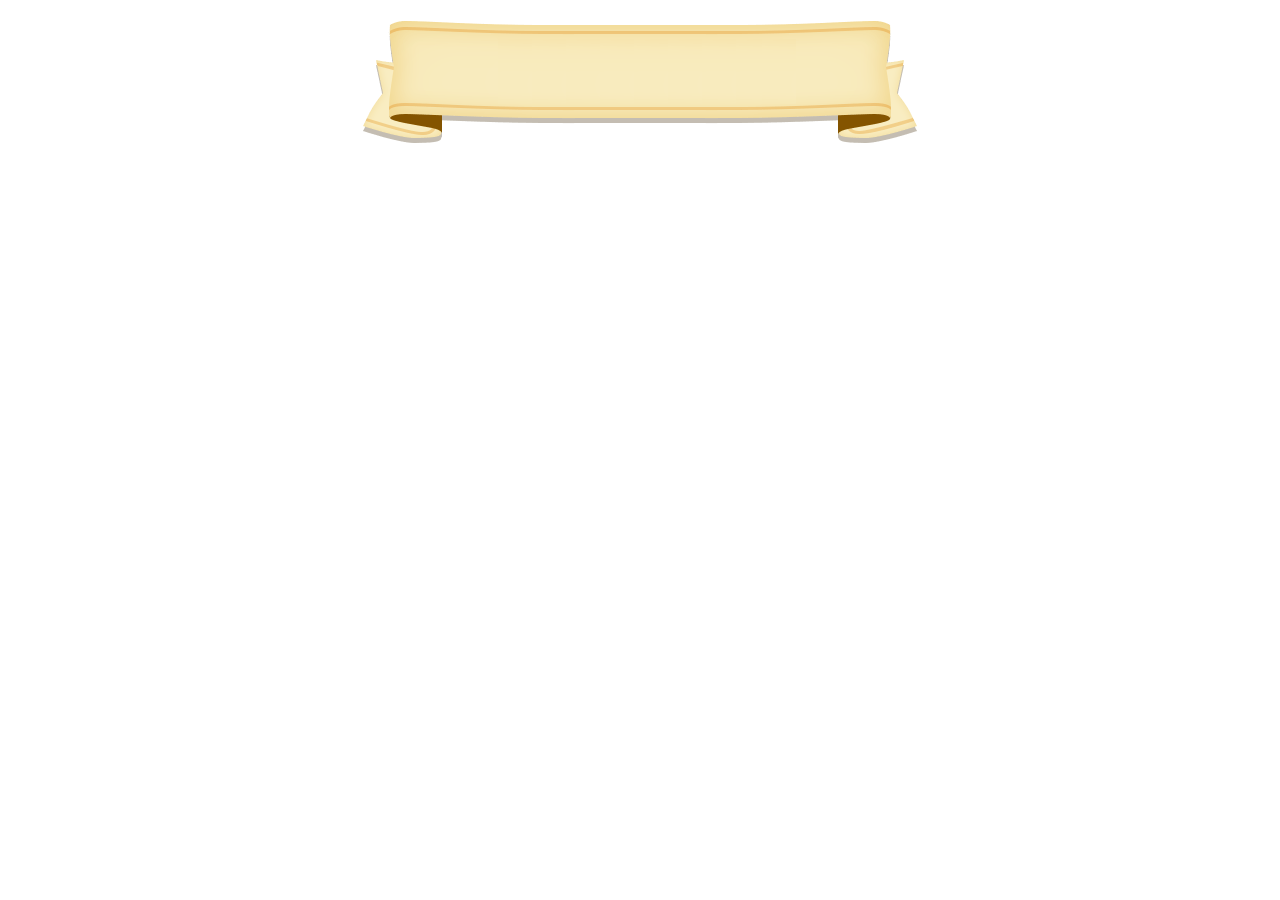
<file: food/dessert.html>
<!DOCTYPE html>
<html lang="zh-cmn-Hans">

<head>
    <meta charset="UTF-8">
    <meta name="viewport" content="width=device-width, initial-scale=1.0, user-scalable=no">
    <meta http-equiv="X-UA-Compatible" content="ie=edge, chrome=1">
    <link rel="stylesheet" href="../iframe.css">
    <title></title>
</head>

<body>
    <h1></h1>
</body>

</html>
</file>
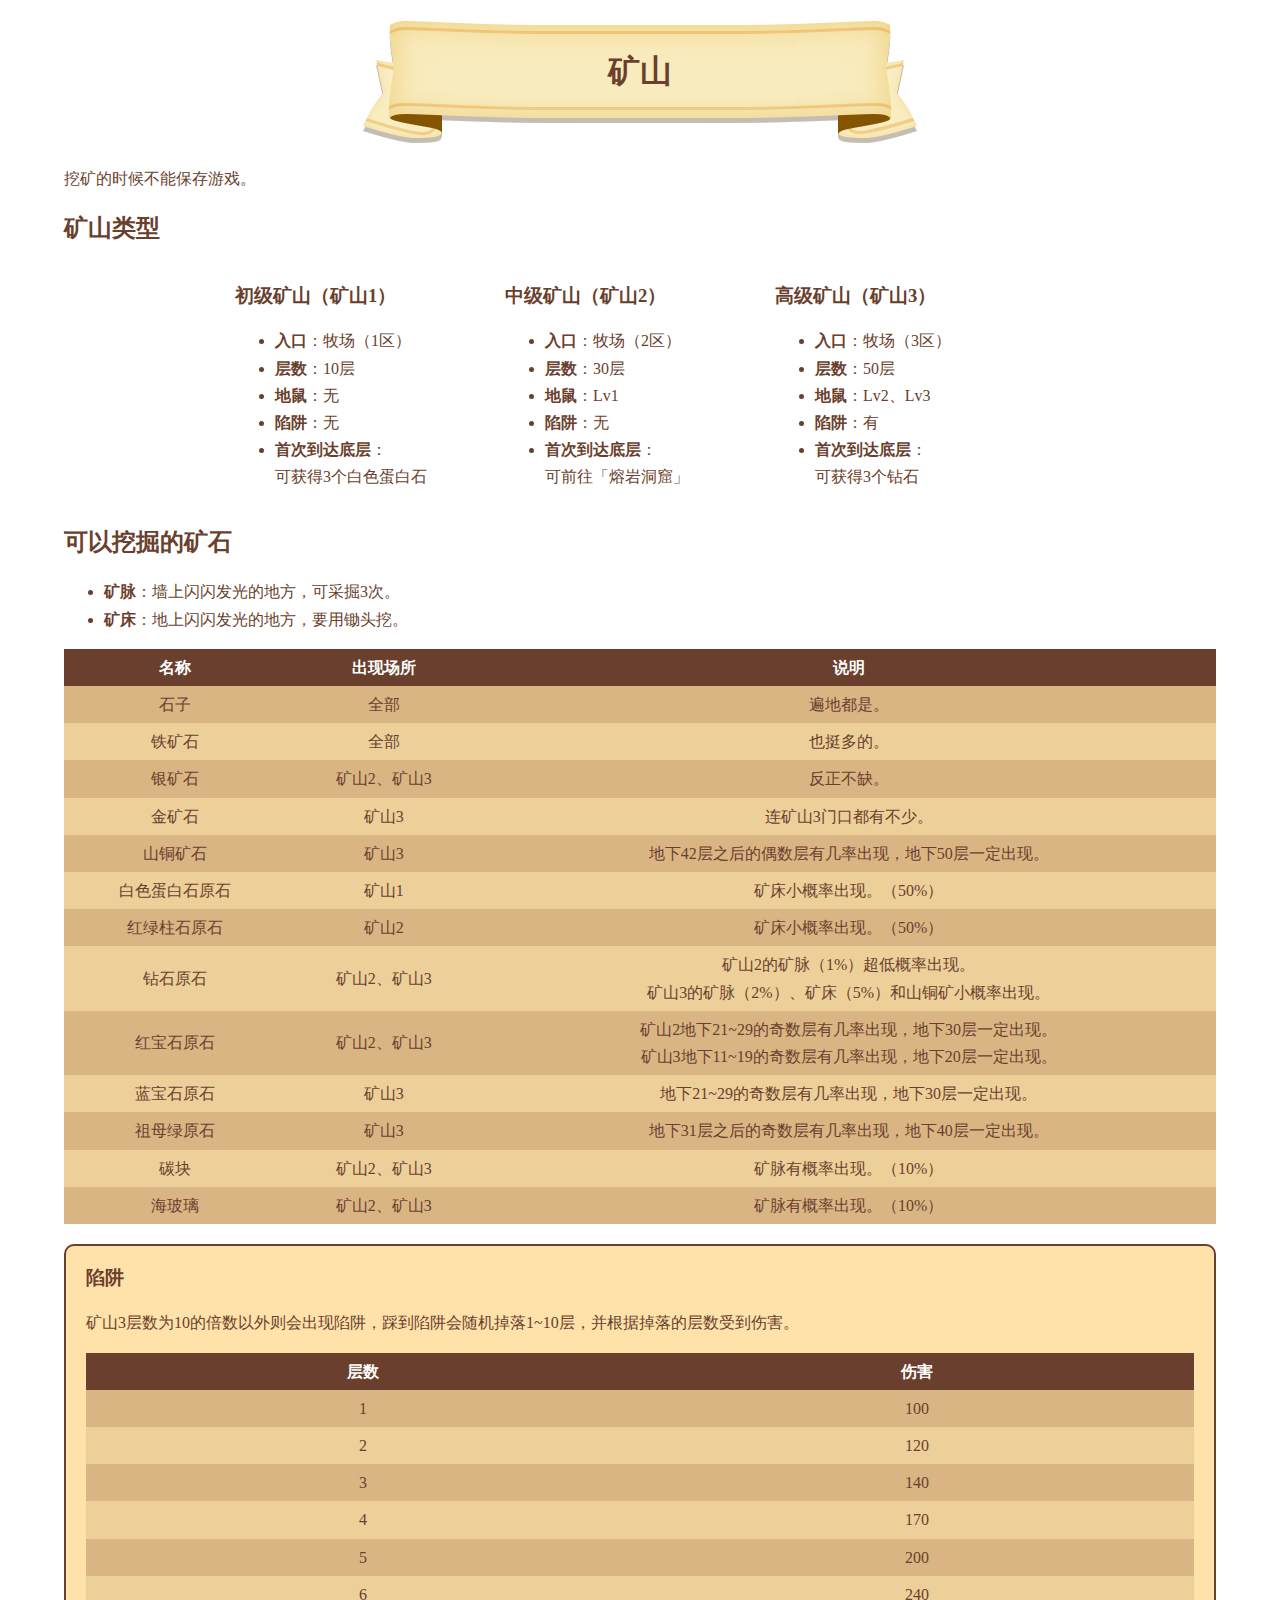
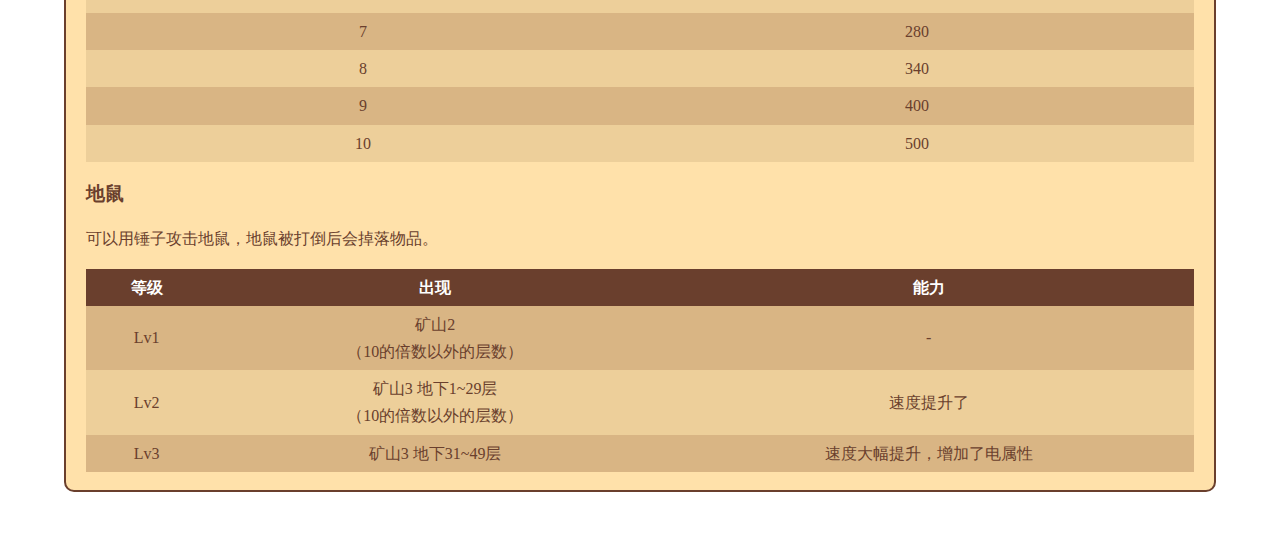
<file: knowledge/mine.html>
<!DOCTYPE html>
<html lang="zh-cmn-Hans">

<head>
    <meta charset="UTF-8">
    <meta name="viewport" content="width=device-width, initial-scale=1.0, user-scalable=no">
    <meta http-equiv="X-UA-Compatible" content="ie=edge, chrome=1">
    <link rel="stylesheet" href="../iframe.css">
    <title>矿山</title>
    <style>
        .mining_flex {
            display: flex;
            display: -webkit-flex;
            flex-flow: row wrap;
            justify-content: center;
            align-items: center;
        }

        .mining_type {
            width: 270px;
        }
    </style>
</head>

<body>
    <h1>矿山</h1>
    <p>挖矿的时候不能保存游戏。</p>
    <h2>矿山类型</h2>
    <div class="mining_flex">
        <div class="mining_type">
            <h3>初级矿山（矿山1）</h3>
            <ul>
                <li><b>入口</b>：牧场（1区）</li>
                <li><b>层数</b>：10层</li>
                <li><b>地鼠</b>：无</li>
                <li><b>陷阱</b>：无</li>
                <li><b>首次到达底层</b>：<br>可获得3个白色蛋白石</li>
            </ul>
        </div>
        <div class="mining_type">
            <h3>中级矿山（矿山2）</h3>
            <ul>
                <li><b>入口</b>：牧场（2区）</li>
                <li><b>层数</b>：30层</li>
                <li><b>地鼠</b>：Lv1</li>
                <li><b>陷阱</b>：无</li>
                <li><b>首次到达底层</b>：<br>可前往「熔岩洞窟」</li>
            </ul>
        </div>
        <div class="mining_type">
            <h3>高级矿山（矿山3）</h3>
            <ul>
                <li><b>入口</b>：牧场（3区）</li>
                <li><b>层数</b>：50层</li>
                <li><b>地鼠</b>：Lv2、Lv3</li>
                <li><b>陷阱</b>：有</li>
                <li><b>首次到达底层</b>：<br>可获得3个钻石</li>
            </ul>
        </div>
    </div>
    <h2>可以挖掘的矿石</h2>
    <ul>
        <li><b>矿脉</b>：墙上闪闪发光的地方，可采掘3次。</li>
        <li><b>矿床</b>：地上闪闪发光的地方，要用锄头挖。</li>
    </ul>
    <table>
        <thead>
            <tr>
                <th>名称</th>
                <th>出现场所</th>
                <th>说明</th>
            </tr>
        </thead>
        <tbody>
            <tr>
                <td>石子</td>
                <td>全部</td>
                <td>遍地都是。</td>
            </tr>
            <tr>
                <td>铁矿石</td>
                <td>全部</td>
                <td>也挺多的。</td>
            </tr>
            <tr>
                <td>银矿石</td>
                <td>矿山2、矿山3</td>
                <td>反正不缺。</td>
            </tr>
            <tr>
                <td>金矿石</td>
                <td>矿山3</td>
                <td>连矿山3门口都有不少。</td>
            </tr>
            <tr>
                <td>山铜矿石</td>
                <td>矿山3</td>
                <td>地下42层之后的偶数层有几率出现，地下50层一定出现。</td>
            </tr>
            <tr>
                <td>白色蛋白石原石</td>
                <td>矿山1</td>
                <td>矿床小概率出现。（50%）</td>
            </tr>
            <tr>
                <td>红绿柱石原石</td>
                <td>矿山2</td>
                <td>矿床小概率出现。（50%）</td>
            </tr>
            <tr>
                <td>钻石原石</td>
                <td>矿山2、矿山3</td>
                <td>矿山2的矿脉（1%）超低概率出现。<br>矿山3的矿脉（2%）、矿床（5%）和山铜矿小概率出现。</td>
            </tr>
            <tr>
                <td>红宝石原石</td>
                <td>矿山2、矿山3</td>
                <td>矿山2地下21~29的奇数层有几率出现，地下30层一定出现。<br>
                    矿山3地下11~19的奇数层有几率出现，地下20层一定出现。</td>
            </tr>
            <tr>
                <td>蓝宝石原石</td>
                <td>矿山3</td>
                <td>地下21~29的奇数层有几率出现，地下30层一定出现。</td>
            </tr>
            <tr>
                <td>祖母绿原石</td>
                <td>矿山3</td>
                <td>地下31层之后的奇数层有几率出现，地下40层一定出现。</td>
            </tr>
            <tr>
                <td>碳块</td>
                <td>矿山2、矿山3</td>
                <td>矿脉有概率出现。（10%）</td>
            </tr>
            <tr>
                <td>海玻璃</td>
                <td>矿山2、矿山3</td>
                <td>矿脉有概率出现。（10%）</td>
            </tr>
        </tbody>
    </table>
    <div class="key">
        <h3>陷阱</h3>
        <p>矿山3层数为10的倍数以外则会出现陷阱，踩到陷阱会随机掉落1~10层，并根据掉落的层数受到伤害。</p>
        <table>
            <thead>
                <tr>
                    <th>层数</th>
                    <th>伤害</th>
                </tr>
            </thead>
            <tbody>
                <tr>
                    <td>1</td>
                    <td>100</td>
                </tr>
                <tr>
                    <td>2</td>
                    <td>120</td>
                </tr>
                <tr>
                    <td>3</td>
                    <td>140</td>
                </tr>
                <tr>
                    <td>4</td>
                    <td>170</td>
                </tr>
                <tr>
                    <td>5</td>
                    <td>200</td>
                </tr>
                <tr>
                    <td>6</td>
                    <td>240</td>
                </tr>
                <tr>
                    <td>7</td>
                    <td>280</td>
                </tr>
                <tr>
                    <td>8</td>
                    <td>340</td>
                </tr>
                <tr>
                    <td>9</td>
                    <td>400</td>
                </tr>
                <tr>
                    <td>10</td>
                    <td>500</td>
                </tr>
            </tbody>
        </table>
        <h3>地鼠</h3>
        <p>可以用锤子攻击地鼠，地鼠被打倒后会掉落物品。</p>
        <table>
            <thead>
                <tr>
                    <th>等级</th>
                    <th>出现</th>
                    <th>能力</th>
                </tr>
            </thead>
            <tbody>
                <tr>
                    <td>Lv1</td>
                    <td>矿山2<br>（10的倍数以外的层数）</td>
                    <td>-</td>
                    </td>
                </tr>
                <tr>
                    <td>Lv2</td>
                    <td>矿山3 地下1~29层<br>（10的倍数以外的层数）</td>
                    <td>速度提升了</td>
                </tr>
                <tr>
                    <td>Lv3</td>
                    <td>矿山3 地下31~49层</td>
                    <td>速度大幅提升，增加了电属性</td>
                </tr>
            </tbody>
        </table>
        <br>
    </div>
</body>


</html>
</file>
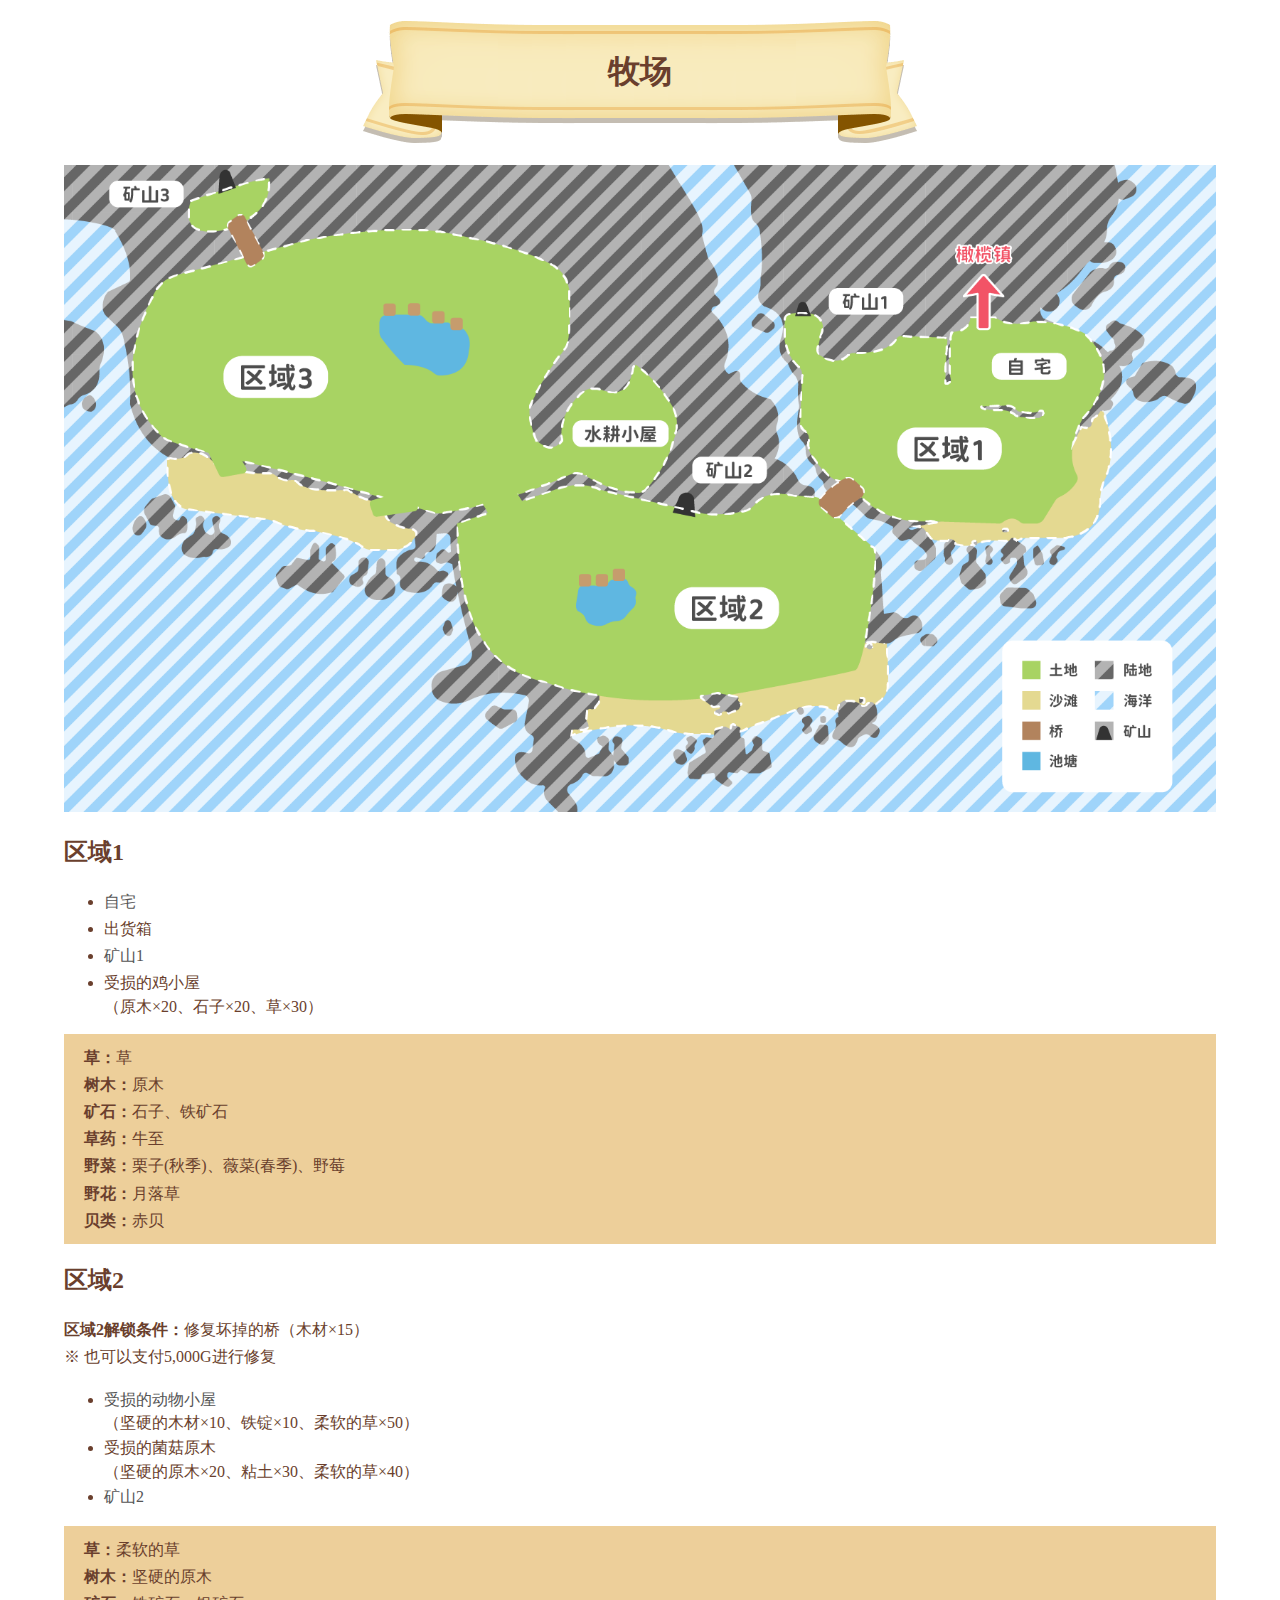
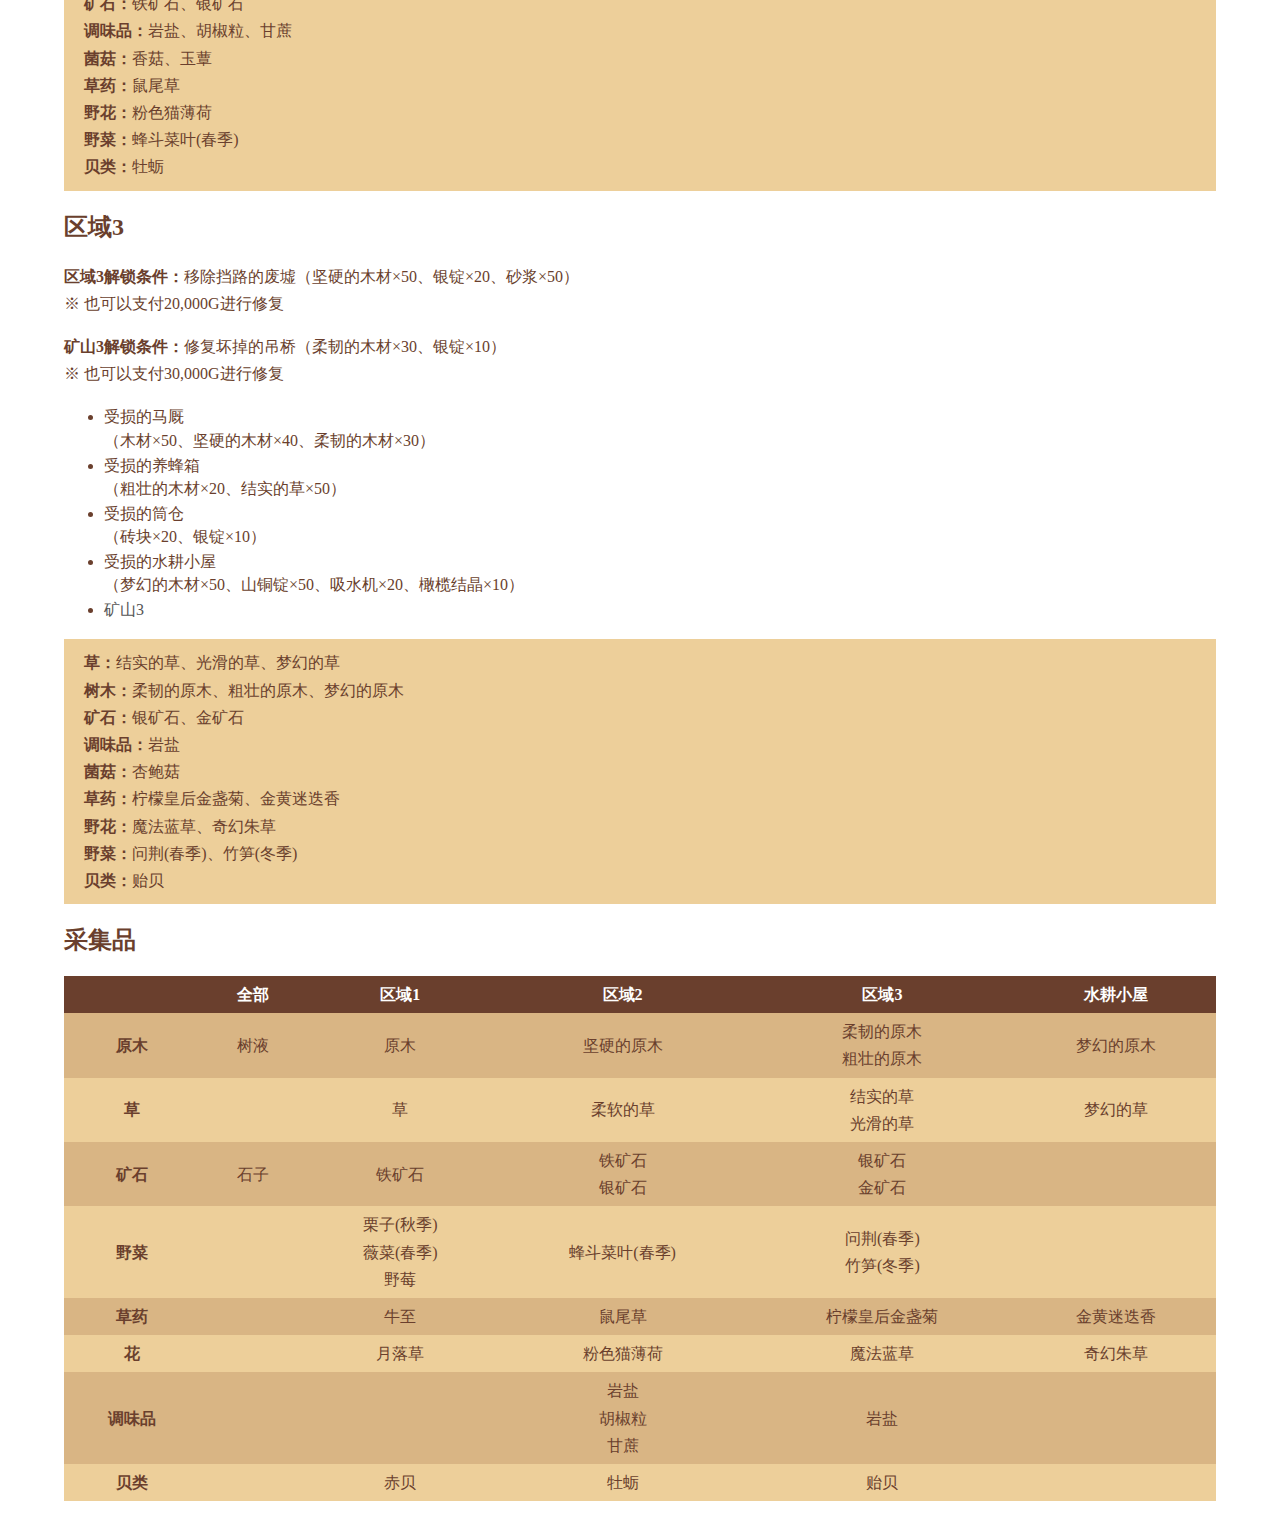
<file: knowledge/pasture.html>
<!DOCTYPE html>
<html lang="zh-cmn-Hans">

<head>
    <meta charset="UTF-8">
    <meta name="viewport" content="width=device-width, initial-scale=1.0, user-scalable=no">
    <meta http-equiv="X-UA-Compatible" content="ie=edge, chrome=1">
    <link rel="stylesheet" href="../iframe.css">
    <title>牧场</title>
</head>

<body>
    <h1>牧场</h1>
    <div class="center"><a href="map.html"><img src="05.png" alt="牧场地图" style="max-width: 100%;"></a></div>
    <h2>区域1</h2>
    <ul>
        <li><a href="home.html">自宅</a></li>
        <li>出货箱</li>
        <li><a href="mine.html">矿山1</a></li>
        <li>受损的鸡小屋</li>（原木×20、石子×20、草×30）
    </ul>
    <div class="note">
        <b>草：</b>草<br>
        <b>树木：</b>原木<br>
        <b>矿石：</b>石子、铁矿石<br>
        <b>草药：</b>牛至<br>
        <b>野菜：</b>栗子(秋季)、薇菜(春季)、野莓<br>
        <b>野花：</b>月落草<br>
        <b>贝类：</b>赤贝
    </div>
    <h2>区域2</h2>
    <p><b>区域2解锁条件：</b>修复坏掉的桥（木材×15）<br>※ 也可以支付5,000G进行修复</p>
    <ul>
        <li><a href="">受损的动物小屋</a></li>（坚硬的木材×10、铁锭×10、柔软的草×50）
        <li>受损的菌菇原木</li>（坚硬的原木×20、粘土×30、柔软的草×40）
        <li><a href="mine.html">矿山2</a></li>
    </ul>
    <div class="note">
        <b>草：</b>柔软的草<br>
        <b>树木：</b>坚硬的原木<br>
        <b>矿石：</b>铁矿石、银矿石<br>
        <b>调味品：</b>岩盐、胡椒粒、甘蔗<br>
        <b>菌菇：</b>香菇、玉蕈<br>
        <b>草药：</b>鼠尾草<br>
        <b>野花：</b>粉色猫薄荷<br>
        <b>野菜：</b>蜂斗菜叶(春季)<br>
        <b>贝类：</b>牡蛎
    </div>
    <h2>区域3</h2>
    <p><b>区域3解锁条件：</b>移除挡路的废墟（坚硬的木材×50、银锭×20、砂浆×50）<br>※ 也可以支付20,000G进行修复</p>
    <p><b>矿山3解锁条件：</b>修复坏掉的吊桥（柔韧的木材×30、银锭×10）<br>※ 也可以支付30,000G进行修复</p>
    <ul>
        <li>受损的马厩</li>
        （木材×50、坚硬的木材×40、柔韧的木材×30）
        <li>受损的养蜂箱</li>
        （粗壮的木材×20、结实的草×50）
        <li>受损的筒仓</li>
        （砖块×20、银锭×10）
        <li>受损的水耕小屋</li>
        （梦幻的木材×50、山铜锭×50、吸水机×20、橄榄结晶×10）
        <li><a href="mine.html">矿山3</a></li>
    </ul>
    <div class="note">
        <b>草：</b>结实的草、光滑的草、梦幻的草<br>
        <b>树木：</b>柔韧的原木、粗壮的原木、梦幻的原木<br>
        <b>矿石：</b>银矿石、金矿石<br>
        <b>调味品：</b>岩盐<br>
        <b>菌菇：</b>杏鲍菇<br>
        <b>草药：</b>柠檬皇后金盏菊、金黄迷迭香<br>
        <b>野花：</b>魔法蓝草、奇幻朱草<br>
        <b>野菜：</b>问荆(春季)、竹笋(冬季)<br>
        <b>贝类：</b>贻贝
    </div>
    <h2>采集品</h2>
    <table>
        <thead>
            <tr>
                <th></th>
                <th>全部</th>
                <th>区域1</th>
                <th>区域2</th>
                <th>区域3</th>
                <th>水耕小屋</th>
            </tr>
        </thead>
        <tbody>
            <tr>
                <th>原木</th>
                <td>树液</td>
                <td>原木</td>
                <td>坚硬的原木</td>
                <td>柔韧的原木<br>粗壮的原木</td>
                <td>梦幻的原木</td>
            </tr>
            <tr>
                <th>草</th>
                <td></td>
                <td>草</td>
                <td>柔软的草</td>
                <td>结实的草<br>光滑的草</td>
                <td>梦幻的草</td>
            </tr>
            <tr>
                <th>矿石</th>
                <td>石子</td>
                <td>铁矿石</td>
                <td>铁矿石<br>银矿石</td>
                <td>银矿石<br>金矿石</td>
                <td></td>
            </tr>
            <tr>
                <th>野菜</th>
                <td></td>
                <td>栗子(秋季)<br>薇菜(春季)<br>野莓</td>
                <td>蜂斗菜叶(春季)</td>
                <td>问荆(春季)<br>竹笋(冬季)</td>
                <td></td>
            </tr>
            <tr>
                <th>草药</th>
                <td></td>
                <td>牛至</td>
                <td>鼠尾草</td>
                <td>柠檬皇后金盏菊</td>
                <td>金黄迷迭香</td>
            </tr>
            <tr>
                <th>花</th>
                <td></td>
                <td>月落草</td>
                <td>粉色猫薄荷</td>
                <td>魔法蓝草</td>
                <td>奇幻朱草</td>
            </tr>
            <tr>
                <th>调味品</th>
                <td></td>
                <td></td>
                <td>岩盐<br>胡椒粒<br>甘蔗</td>
                <td>岩盐</td>
                <td></td>
            </tr>
            <tr>
                <th>贝类</th>
                <td></td>
                <td>赤贝</td>
                <td>牡蛎</td>
                <td>贻贝</td>
                <td></td>
            </tr>
        </tbody>
    </table>
</body>

</html>
</file>
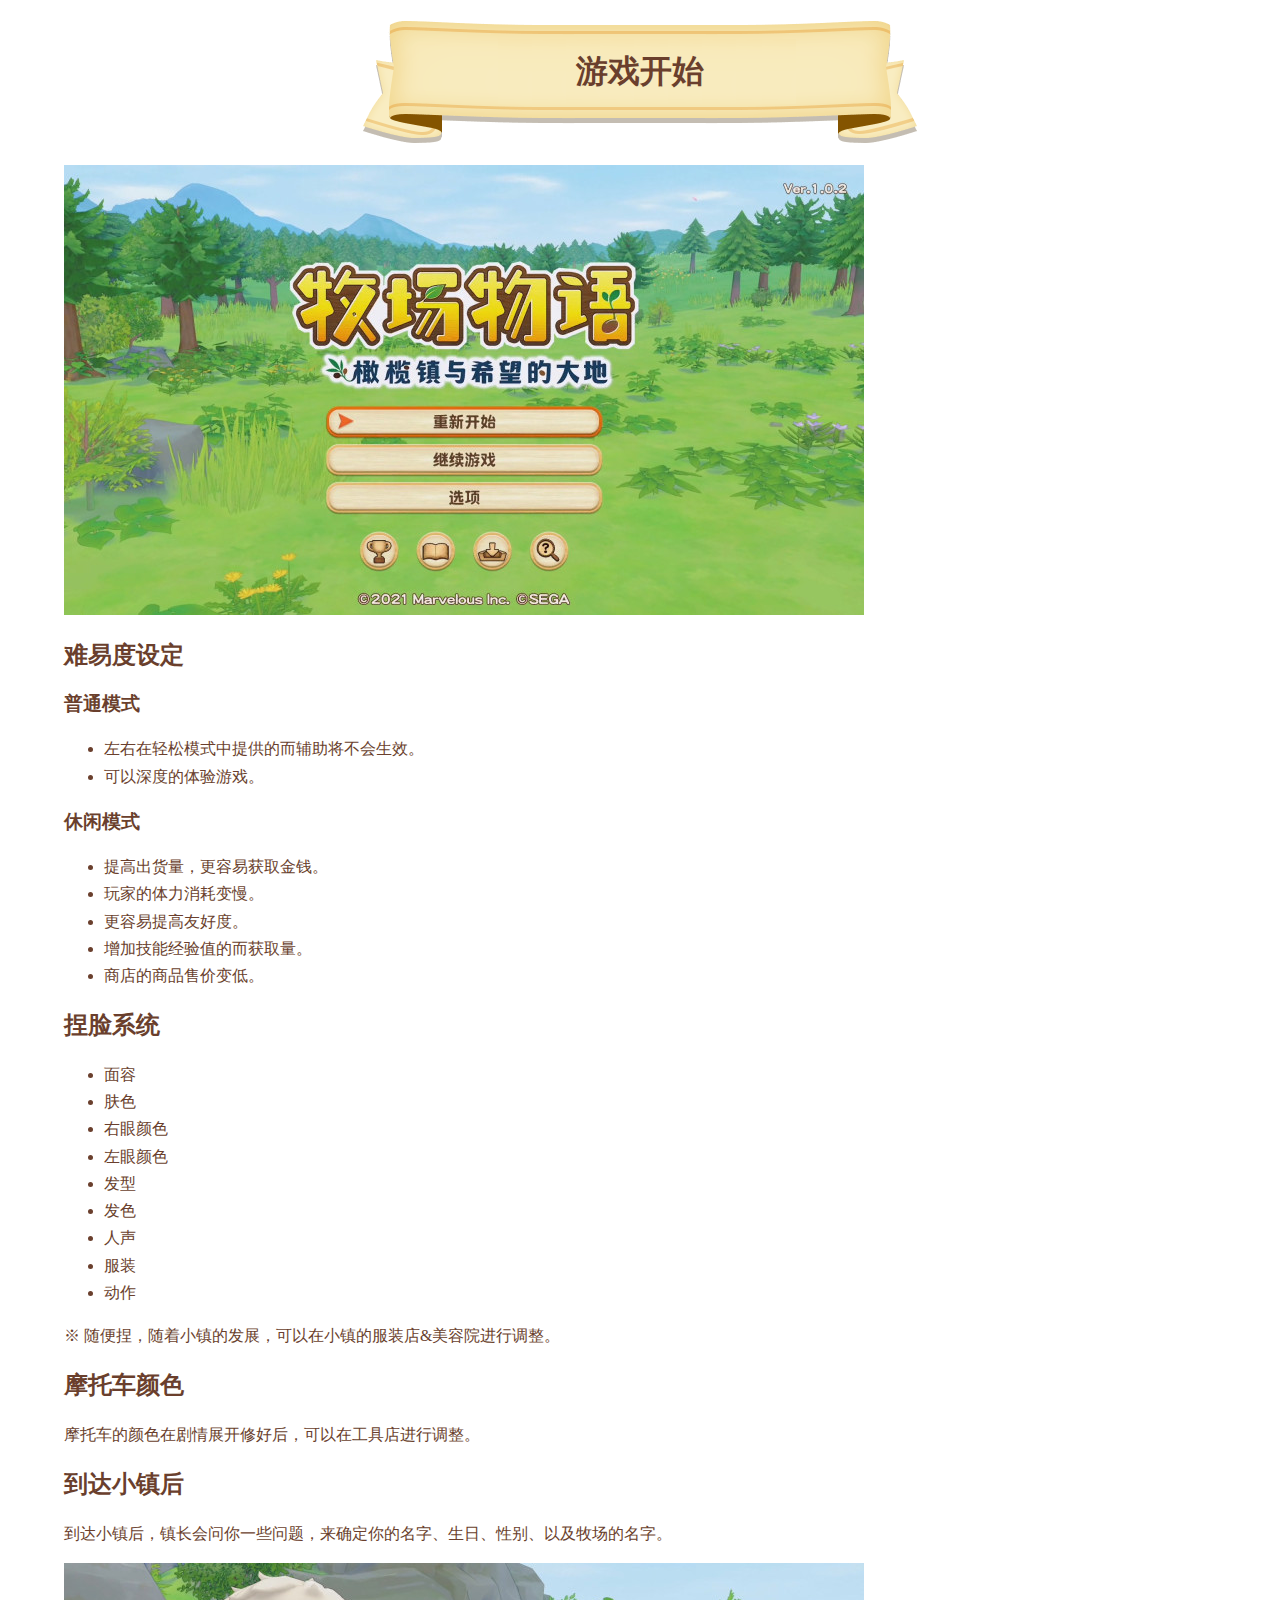
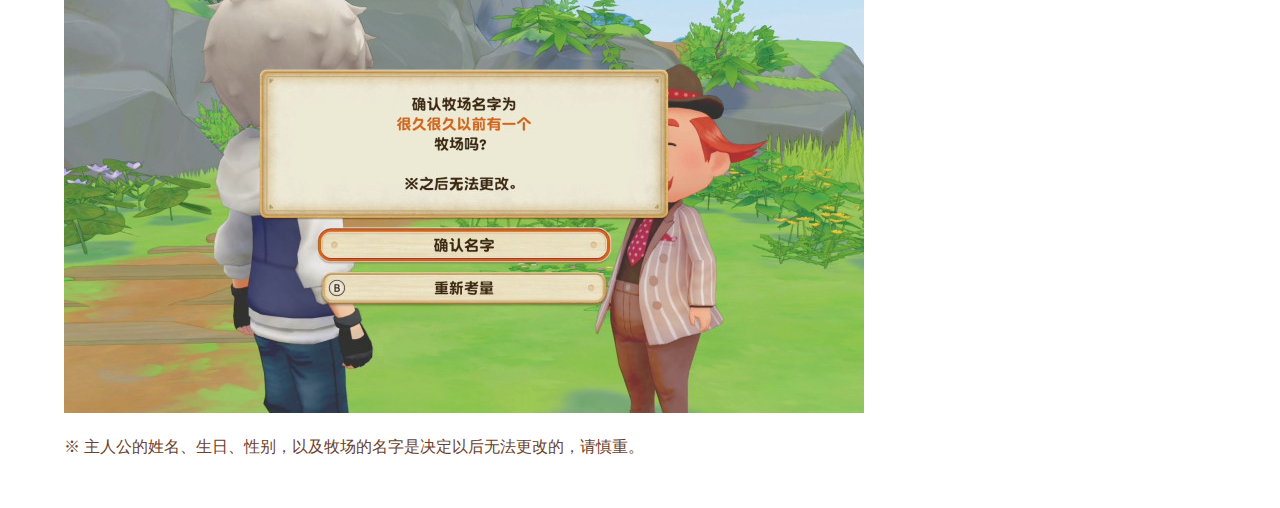
<file: knowledge/start.html>
<!DOCTYPE html>
<html lang="zh-cmn-Hans">

<head>
    <meta charset="UTF-8">
    <meta name="viewport" content="width=device-width, initial-scale=1.0, user-scalable=no">
    <meta http-equiv="X-UA-Compatible" content="ie=edge, chrome=1">
    <link rel="stylesheet" href="../iframe.css">
    <title>游戏开始</title>
</head>

<body>
    <h1>游戏开始</h1>
    <div class="center"><img src="01.jpg" alt="游戏开始"></div>
    <h2>难易度设定</h2>
    <h3>普通模式</h3>
    <ul>
        <li>左右在轻松模式中提供的而辅助将不会生效。</li>
        <li>可以深度的体验游戏。</li>
    </ul>
    <h3>休闲模式</h3>
    <ul>
        <li>提高出货量，更容易获取金钱。</li>
        <li>玩家的体力消耗变慢。</li>
        <li>更容易提高友好度。</li>
        <li>增加技能经验值的而获取量。</li>
        <li>商店的商品售价变低。</li>
    </ul>
    <h2>捏脸系统</h2>
    <ul>
        <li>面容</li>
        <li>肤色</li>
        <li>右眼颜色</li>
        <li>左眼颜色</li>
        <li>发型</li>
        <li>发色</li>
        <li>人声</li>
        <li>服装</li>
        <li>动作</li>
    </ul>
    <p>※ 随便捏，随着小镇的发展，可以在小镇的服装店&美容院进行调整。</p>
    <h2>摩托车颜色</h2>
    <p>摩托车的颜色在剧情展开修好后，可以在工具店进行调整。</p>
    <h2>到达小镇后</h2>
    <p>到达小镇后，镇长会问你一些问题，来确定你的名字、生日、性别、以及牧场的名字。</p>
    <img src="02.jpg" alt="牧场的名字">
    <p>※ 主人公的姓名、生日、性别，以及牧场的名字是决定以后无法更改的，请慎重。</p>
</body>

</html>
</file>
<file: iframe.css>
@charset "utf-8";
/* CSS Document */
/* Global */

[v-cloak] {
    display: none;
}

html {
    margin: 0;
    padding: 0;
    width: 100%;
    height: auto;
    display: flex;
    display: -webkit-flex;
    flex-flow: column nowrap;
    justify-content: flex-start;
    align-items: center;
    user-select: none;
    -webkit-touch-callout: none;
    -moz-user-select: none;
    -webkit-user-select: none;
    -ms-user-select: none;
    -khtml-user-select: none;
}

body {
    margin: 0;
    padding: 0;
    width: 90%;
    max-width: 1200px;
    /* overflow-x: hidden; */
    padding-bottom: 2em;
}

@media only screen and (min-width: 801px) {
    body {
        color: #6a3f2d;
    }
}

@media only screen and (max-width: 800px) {
    body {
        color: #555;
    }
}

@media only screen and (min-width: 801px) {
    h1 {
        background-image: url('image/prologue.png');
        background-repeat: no-repeat;
        background-position: center;
        text-align: center;
        height: 122px;
        line-height: 100px;
    }
}

@media only screen and (max-width: 800px) {
    h1 {
        font-size: 1.5em;
        text-align: center;
        height: 3em;
        line-height: 3em;
        border-bottom: solid 1px #666;
        margin: 0 0 1em 0;
    }

}

p,
li {
    line-height: 1.7em;
}

a {
    color: #555555;
    text-decoration: none;
    -webkit-tap-highlight-color: rgba(0, 0, 0, 0);
    transition: color 0.25s;
    -moz-transition: color 0.25s;
    -webkit-transition: color 0.25s;
    -o-transition: color 0.25s;
}

a:hover {
    color: #198d44;
}

img {
    width: auto;
    max-width: 100%;
    height: auto;
}

.bold {
    font-weight: bold;
    font-size: 1.1em;
    line-height: 2em;
}

strong {
    color: #c1272d;
}

table {
    width: 100%;
    overflow: hidden;
    border-collapse: collapse;
    border-spacing: 0;
}


@media only screen and (min-width: 801px) {
    thead {
        background-color: #6a3f2d;
        color: #fff;
    }

    th,
    td {
        height: 1.7em;
        line-height: 1.7em;
        padding: 5px 10px;
        text-align: center;
    }

    tbody tr:nth-child(odd) {
        background-color: #d9b584;
    }

    tbody tr:nth-child(even) {
        background-color: #edcf9a;
    }
}

@media only screen and (max-width: 800px) {
    thead {
        background-color: #999;
        color: #fff;
    }

    th,
    td {
        border: solid 1px gray;
        height: 1.7em;
        line-height: 1.7em;
        padding: 5px 10px;
        text-align: center;
    }

    tbody tr:nth-child(odd) {
        background-color: #eee;
    }

    tbody tr:nth-child(even) {
        background-color: #ddd;
    }
}


@media only screen and (max-width: 800px) {
    table {
        font-size: 0.9em;
    }
}

.link {
    color: #198d44;
    list-style-type: square;
    font-weight: bold;
}

.key {
    padding: 0 20px 0 20px;
    margin: 20px 0 20px 0;
    border-radius: 10px;
}

@media only screen and (min-width: 801px) {
    .key {
        border: solid 2px #6a3f2d;
        background-color: #ffe1aa;
    }
}

@media only screen and (max-width: 800px) {
    .key {
        border: solid 2px #333;
        background-color: #ddd;
    }
}

.note {
    padding: 10px 20px 10px 20px;
    line-height: 1.7em;
}

@media only screen and (min-width: 801px) {
    .note {
        background-color: #edcf9a;
    }

    .resident {
        float: right;
        margin-right: 3em;
    }
}

@media only screen and (max-width: 800px) {
    .note {
        background-color: #ccc;
    }

    .resident {
        float: right;
        width: 8em;
    }
}

.lang_flex {
    position: fixed;
    top: 10px;
    right: 10px;
    display: flex;
    display: -webkit-flex;
    flex-flow: row nowrap;
    justify-content: center;
    align-items: center;
    color: white;
    background-color: #75bb8f;
    padding: 5px;
    border-radius: 5px;
    transition: background-color 0.3s;
    -moz-transition: background-color 0.3s;
    -webkit-transition: background-color 0.3s;
    -o-transition: background-color 0.3s;
}

.lang_flex:hover {
    background-color: #47a469;
}

.lang_flex:active {
    background-color: #198d44;
}

.lang {
    font-size: 0.8em;
    font-weight: bold;
    margin-left: 5px;
}

.gamepad {
    display: flex;
    display: -webkit-flex;
    flex-flow: row wrap;
    justify-content: flex-start;
    align-items: center;
}

.left1em {
    margin-left: 1em;
}

.love {
    display: flex;
    display: -webkit-flex;
    flex-flow: row nowrap;
    justify-content: flex-start;
    align-items: center;
    font-size: 1.2em;
    font-weight: bold;
}

.like {
    font-weight: normal;
    font-size: 0.8em;
    margin-left: 1em;
}

.Gray {
    color: #87868b;
}

.Violet {
    color: #9670e5
}

.Blue {
    color: #2f81c2;
}

.Green {
    color: #09b43a;
}

.Yellow {
    color: #d79a0d;
}

.Orange {
    color: #d96d0d;
}

.Red {
    color: #d63a4a;
}
</file>
